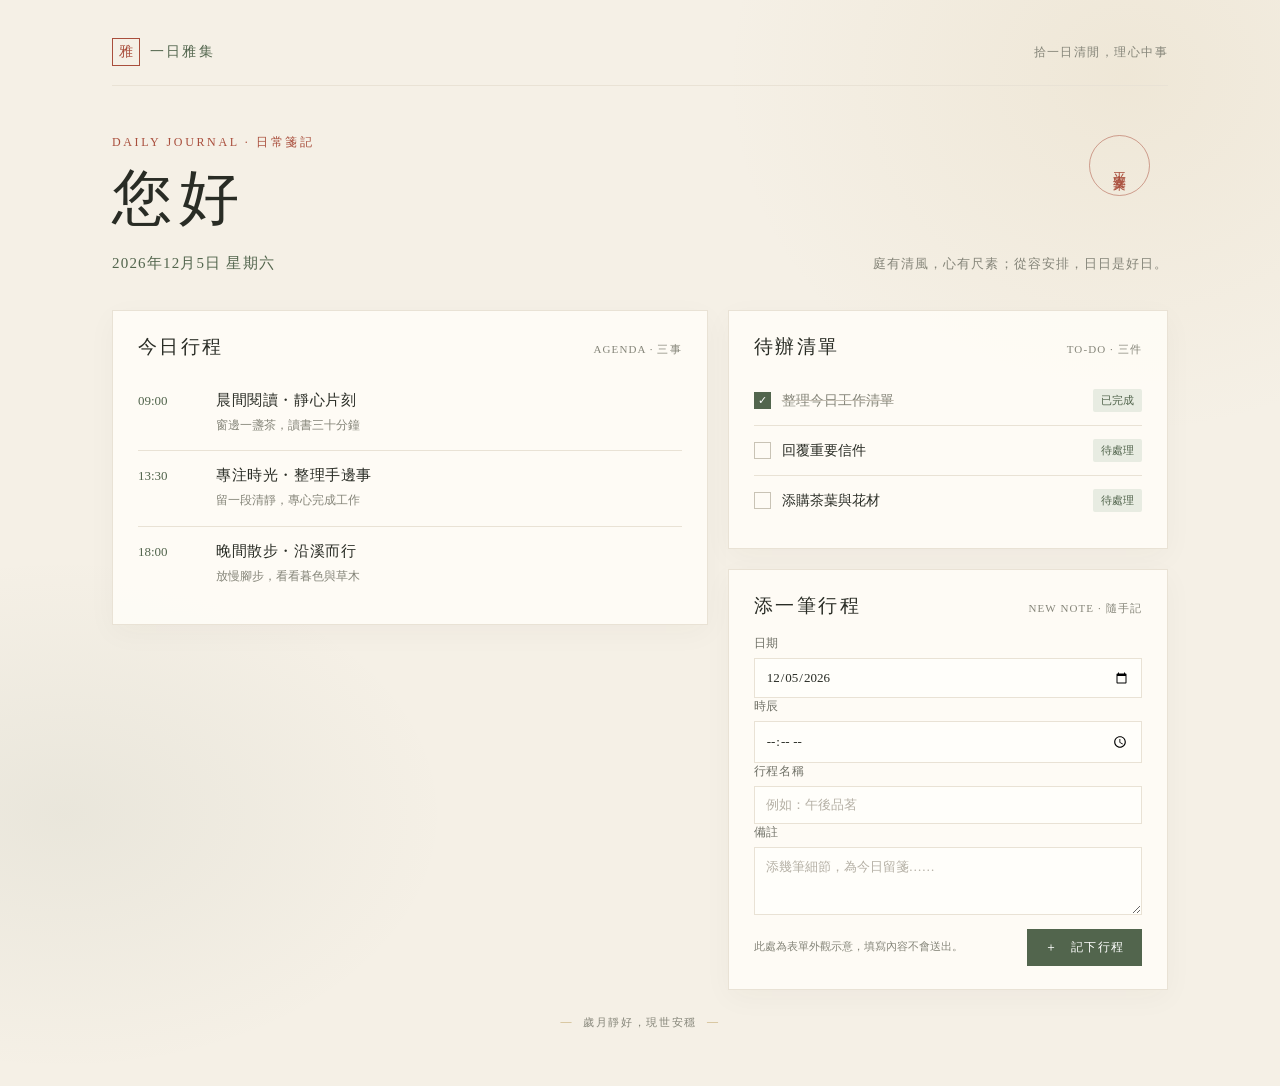
<file: index.html>
<!doctype html>
<html lang="zh-Hant">
<head>
  <meta charset="utf-8">
  <meta name="viewport" content="width=device-width, initial-scale=1">
  <meta name="theme-color" content="#f5f0e6">
  <title>您好｜一日雅集</title>
  <style>
    :root {
      color-scheme: light;
      --paper: #f5f0e6; --card: #fffdf8; --ink: #292c25; --muted: #858579;
      --green: #52654d; --green-pale: #e8ece2; --red: #a94e3c;
      --line: #e9e2d5; --gold: #c1a66a;
      font-family: "Noto Serif TC", "Songti TC", "PMingLiU", "Microsoft JhengHei", serif;
    }
    * { box-sizing: border-box; }
    body {
      margin: 0; min-height: 100vh; background-color: var(--paper);
      background-image: radial-gradient(ellipse at 88% 7%, rgba(193,166,106,.12), transparent 25rem), radial-gradient(ellipse at 5% 75%, rgba(82,101,77,.07), transparent 24rem);
      color: var(--ink);
    }
    button, input, textarea { font: inherit; }
    .page { width: min(100% - 48px, 1056px); margin-inline: auto; padding: 38px 0 56px; }
    .topbar { display: flex; justify-content: space-between; align-items: center; gap: 16px; padding-bottom: 19px; border-bottom: 1px solid var(--line); }
    .brand { display: flex; align-items: center; gap: 10px; color: var(--green); font-size: 14px; letter-spacing: .16em; }
    .seal { display: grid; width: 28px; height: 28px; place-items: center; border: 1px solid var(--red); color: var(--red); font-size: 14px; letter-spacing: 0; }
    .top-note { color: var(--muted); font-size: 12px; letter-spacing: .12em; }
    .hero { position: relative; padding: 48px 0 37px; }
    .eyebrow { margin: 0 0 10px; color: var(--red); font-size: 12px; letter-spacing: .22em; }
    h1 { margin: 0; font-size: clamp(38px, 7vw, 60px); font-weight: 500; letter-spacing: .12em; line-height: 1.25; }
    .hero-bottom { display: flex; align-items: end; justify-content: space-between; gap: 18px; margin-top: 18px; }
    .date { margin: 0; color: var(--green); font-size: 15px; letter-spacing: .08em; }
    .hero-quote { margin: 0; color: var(--muted); font-size: 13px; letter-spacing: .08em; }
    .stamp { position: absolute; top: 49px; right: 18px; display: grid; width: 61px; height: 61px; place-items: center; border: 1px solid rgba(169,78,60,.5); border-radius: 50%; color: var(--red); font-size: 13px; line-height: 1.5; letter-spacing: .12em; writing-mode: vertical-rl; text-orientation: upright; overflow-wrap: normal; word-break: keep-all; transform: none; }
    .columns { display: grid; grid-template-columns: minmax(0, 1.15fr) minmax(0, .85fr); gap: 20px; align-items: start; }
    .stack { display: grid; gap: 20px; min-width: 0; }
    .panel { min-width: 0; padding: 23px 25px; border: 1px solid var(--line); background: rgba(255,253,248,.88); box-shadow: 0 8px 28px rgba(54,48,35,.035); }
    .section-heading { display: flex; align-items: baseline; justify-content: space-between; gap: 12px; margin-bottom: 16px; }
    .section-heading h2 { margin: 0; font-size: 19px; font-weight: 500; letter-spacing: .13em; }
    .section-heading span { color: var(--muted); font-size: 11px; letter-spacing: .1em; }
    .agenda-list, .todo-list { margin: 0; padding: 0; list-style: none; }
    .agenda-item { display: grid; grid-template-columns: 64px 1fr; gap: 14px; padding: 15px 0; border-top: 1px solid var(--line); }
    .agenda-item:first-child { border-top: 0; }
    .time { padding-top: 2px; color: var(--green); font-size: 13px; font-variant-numeric: tabular-nums; }
    .event-title { margin: 0; font-size: 15px; letter-spacing: .04em; }
    .event-detail { margin: 5px 0 0; color: var(--muted); font-size: 12px; line-height: 1.7; }
    .todo-item { display: flex; align-items: center; gap: 11px; padding: 13px 0; border-top: 1px solid var(--line); }
    .todo-item:first-child { border-top: 0; }
    .check { flex: 0 0 17px; width: 17px; height: 17px; display: grid; place-items: center; border: 1px solid #c9c3b5; color: white; font-family: sans-serif; font-size: 11px; }
    .todo-item.done .check { border-color: var(--green); background: var(--green); }
    .todo-text { min-width: 0; flex: 1; font-size: 14px; }
    .todo-item.done .todo-text { color: var(--muted); text-decoration: line-through; text-decoration-color: #c3bdb1; }
    .status { flex: 0 0 auto; padding: 4px 8px; border-radius: 2px; background: var(--green-pale); color: var(--green); font-size: 11px; }
    .field { display: grid; gap: 6px; min-width: 0; }
    .field.full { grid-column: 1 / -1; }
    .field label { color: #6f7066; font-size: 12px; letter-spacing: .06em; }
    .field input, .field textarea { width: 100%; min-width: 0; padding: 10px 11px; border: 1px solid var(--line); border-radius: 0; outline: none; background: #fffefa; color: var(--ink); font-size: 13px; }
    .field input:focus, .field textarea:focus { border-color: var(--green); }
    .field input::placeholder, .field textarea::placeholder { color: #b5b0a5; }
    .field textarea { min-height: 68px; resize: vertical; }
    .form-actions { display: flex; justify-content: space-between; align-items: center; gap: 12px; margin-top: 14px; }
    .form-hint { margin: 0; color: var(--muted); font-size: 11px; line-height: 1.6; }
    .submit { flex: 0 0 auto; padding: 9px 17px; border: 1px solid var(--green); background: var(--green); color: white; font-size: 12px; letter-spacing: .1em; cursor: pointer; }
    .submit:hover { background: #40513c; }
    .footer { display: flex; justify-content: center; gap: 10px; padding-top: 25px; color: var(--muted); font-size: 11px; letter-spacing: .15em; }
    .footer::before, .footer::after { content: "—"; color: var(--gold); }
    @media (max-width: 700px) {
      .page { width: min(100% - 32px, 520px); padding-top: 23px; }
      .hero { padding: 37px 0 28px; }
      .stamp { top: 37px; right: 4px; width: 44px; height: 62px; font-size: 12px; line-height: 1.35; letter-spacing: .06em; }
      .hero-bottom { align-items: flex-start; flex-direction: column; gap: 8px; }
      .hero-quote { max-width: 85%; line-height: 1.7; }
      .columns { grid-template-columns: minmax(0, 1fr); gap: 16px; }
      .stack { gap: 16px; }
      .panel { padding: 20px 18px; }
    }
    @media (max-width: 380px) {
      .page { width: calc(100% - 24px); }
      .top-note { font-size: 10px; }
      .form-grid { grid-template-columns: minmax(0, 1fr); }
      .field.full { grid-column: auto; }
      .form-actions { align-items: flex-start; flex-direction: column; }
    }
  </style>
</head>
<body>
  <main class="page">
    <header class="topbar">
      <div class="brand"><span class="seal" aria-hidden="true">雅</span><span>一日雅集</span></div>
      <span class="top-note">拾一日清閒，理心中事</span>
    </header>
    <section class="hero" aria-labelledby="greeting">
      <p class="eyebrow">DAILY JOURNAL · 日常箋記</p>
      <h1 id="greeting">您好</h1>
      <div class="hero-bottom">
        <p class="date" id="today-date" aria-live="polite"></p>
        <p class="hero-quote">庭有清風，心有尺素；從容安排，日日是好日。</p>
      </div>
      <span class="stamp" aria-hidden="true">平安喜樂</span>
    </section>
    <div class="columns">
      <section class="panel" aria-labelledby="agenda-heading">
        <div class="section-heading"><h2 id="agenda-heading">今日行程</h2><span>AGENDA · 三事</span></div>
        <ol class="agenda-list">
          <li class="agenda-item"><time class="time" datetime="09:00">09:00</time><div><p class="event-title">晨間閱讀・靜心片刻</p><p class="event-detail">窗邊一盞茶，讀書三十分鐘</p></div></li>
          <li class="agenda-item"><time class="time" datetime="13:30">13:30</time><div><p class="event-title">專注時光・整理手邊事</p><p class="event-detail">留一段清靜，專心完成工作</p></div></li>
          <li class="agenda-item"><time class="time" datetime="18:00">18:00</time><div><p class="event-title">晚間散步・沿溪而行</p><p class="event-detail">放慢腳步，看看暮色與草木</p></div></li>
        </ol>
      </section>
      <div class="stack">
        <section class="panel" aria-labelledby="todo-heading">
          <div class="section-heading"><h2 id="todo-heading">待辦清單</h2><span>TO-DO · 三件</span></div>
          <ul class="todo-list">
            <li class="todo-item done"><span class="check" aria-label="已完成">✓</span><span class="todo-text">整理今日工作清單</span><span class="status">已完成</span></li>
            <li class="todo-item"><span class="check" aria-label="尚未完成"></span><span class="todo-text">回覆重要信件</span><span class="status pending">待處理</span></li>
            <li class="todo-item"><span class="check" aria-label="尚未完成"></span><span class="todo-text">添購茶葉與花材</span><span class="status pending">待處理</span></li>
          </ul>
        </section>
        <section class="panel" aria-labelledby="new-event-heading">
          <div class="section-heading"><h2 id="new-event-heading">添一筆行程</h2><span>NEW NOTE · 隨手記</span></div>
          <form action="#" method="get" onsubmit="return false">
            <div class="form-grid">
              <div class="field"><label for="event-date">日期</label><input id="event-date" name="date" type="date"></div>
              <div class="field"><label for="event-time">時辰</label><input id="event-time" name="time" type="time"></div>
              <div class="field full"><label for="event-title">行程名稱</label><input id="event-title" name="title" type="text" placeholder="例如：午後品茗"></div>
              <div class="field full"><label for="event-note">備註</label><textarea id="event-note" name="note" placeholder="添幾筆細節，為今日留箋……"></textarea></div>
            </div>
            <div class="form-actions"><p class="form-hint">此處為表單外觀示意，填寫內容不會送出。</p><button class="submit" type="button">＋　記下行程</button></div>
          </form>
        </section>
      </div>
    </div>
    <footer class="footer">歲月靜好，現世安穩</footer>
  </main>
  <script>
    (() => {
      const now = new Date();
      const date = new Intl.DateTimeFormat('zh-TW', {
        year: 'numeric', month: 'long', day: 'numeric', weekday: 'long'
      }).format(now);
      document.getElementById('today-date').textContent = date;
      document.getElementById('event-date').value = [
        now.getFullYear(), String(now.getMonth() + 1).padStart(2, '0'), String(now.getDate()).padStart(2, '0')
      ].join('-');
    })();
  </script>
</body>
</html>
</file>
